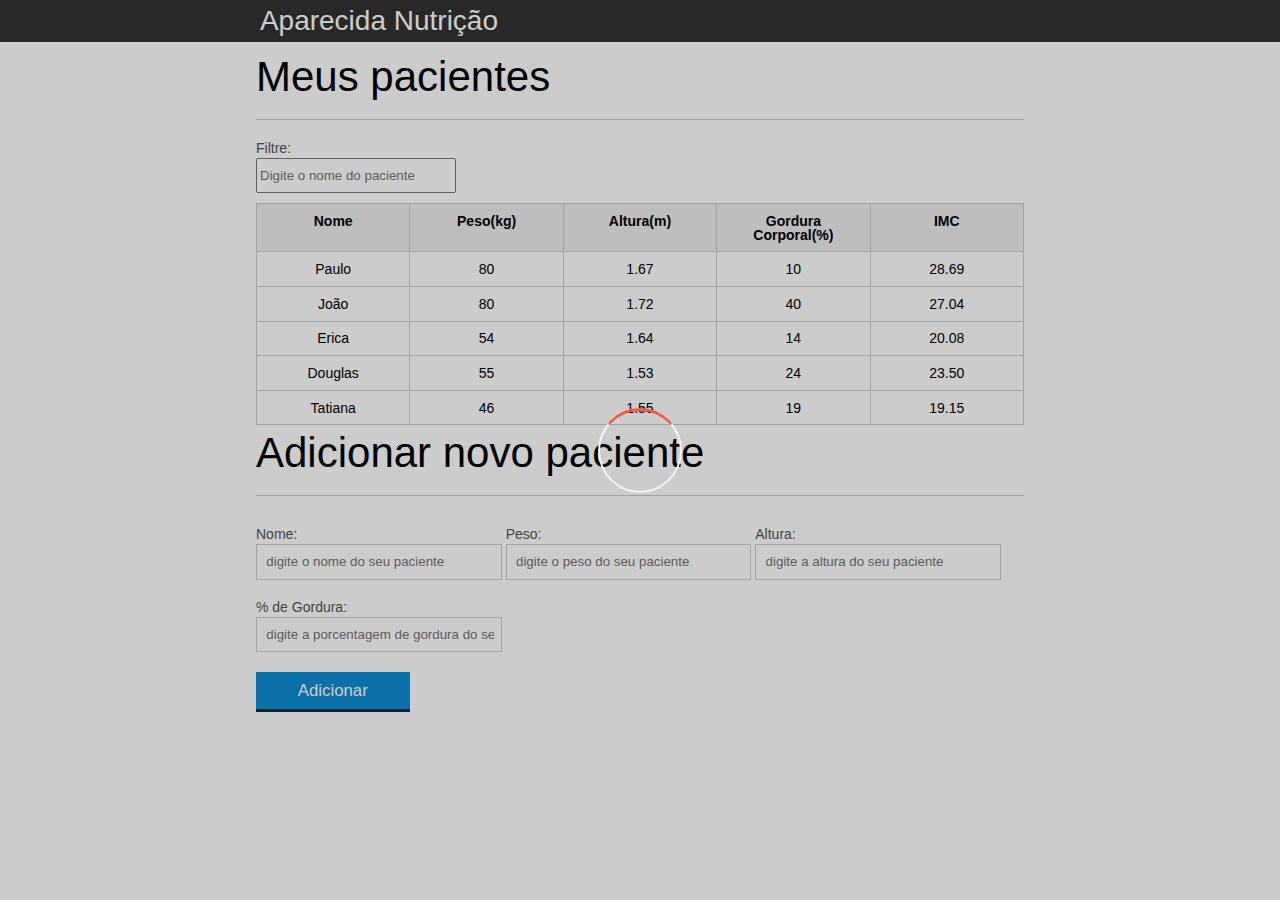
<file: aparecida-nutrição/index.html>
<!DOCTYPE html>
<html lang="pt-br">
	<head>
		<meta charset="UTF-8">
		<title>Aparecida Nutrição</title>
		<link rel="icon" href="favicon.ico" type="image/x-icon">
		<link rel="stylesheet" type="text/css" href="css/reset.css">
		<link rel="stylesheet" type="text/css" href="css/index.css">

	</head>
	<body>

		<header>
			<div class="container">
				<h1>Aparecida Nutrição</h1>
			</div>
		</header>
		<main>
			<section class="container">
				<div class="spinner"></div>
				<h2>Meus pacientes</h2>
				<label for="filtrar-tabela">Filtre:</label>
    			<input type="text" name="filtro" id="filtrar-tabela" placeholder="Digite o nome do paciente">
				<table class="tabela-pacientes">
					<thead>
						<tr>
							<th>Nome</th>
							<th>Peso(kg)</th>
							<th>Altura(m)</th>
							<th>Gordura Corporal(%)</th>
							<th>IMC</th>
						</tr>
					</thead>
					<tbody id="tabela-pacientes">
						<tr class="paciente" >
							<td class="info-nome">Paulo</td>
							<td class="info-peso">80</td>
							<td class="info-altura">1.67</td>
							<td class="info-gordura">10</td>
							<td class="info-imc">0</td>
						</tr>

						<tr class="paciente" >
							<td class="info-nome">João</td>
							<td class="info-peso">80</td>
							<td class="info-altura">1.72</td>
							<td class="info-gordura">40</td>
							<td class="info-imc">0</td>
						</tr>

						<tr class="paciente" >
							<td class="info-nome">Erica</td>
							<td class="info-peso">54</td>
							<td class="info-altura">1.64</td>
							<td class="info-gordura">14</td>
							<td class="info-imc">0</td>
						</tr>

						<tr class="paciente">
							<td class="info-nome">Douglas</td>
							<td class="info-peso">55</td>
							<td class="info-altura">1.53</td>
							<td class="info-gordura">24</td>
							<td class="info-imc">0</td>
						</tr>
						<tr class="paciente" >
							<td class="info-nome">Tatiana</td>
							<td class="info-peso">46</td>
							<td class="info-altura">1.55</td>
							<td class="info-gordura">19</td>
							<td class="info-imc">0</td>
						</tr>
					</tbody>
				</table>

			</section>
		</main>
	
		<section class="container">
			<h2 id="titulo-form">Adicionar novo paciente</h2>
			<ul class="mensagens-erro"></ul>
			<form class="form-adicionar">
				<div class="grupo">
					<label for="nome">Nome:</label>
					<input id="nome" name="nome" type="text" placeholder="digite o nome do seu paciente" class="campo">
				</div>
				<div class="grupo">
					<label for="peso">Peso:</label>
					<input id="peso" name="peso" type="text" placeholder="digite o peso do seu paciente" class="campo campo-medio">
				</div>
				<div class="grupo">
					<label for="altura">Altura:</label>
					<input id="altura" name="altura" type="text" placeholder="digite a altura do seu paciente" class="campo campo-medio">
				</div>
				<div class="grupo">
					<label for="gordura">% de Gordura:</label>
					<input id="gordura" type="text" placeholder="digite a porcentagem de gordura do seu paciente" class="campo campo-medio">
				</div>
		
				<button id="adicionar-paciente" class="botao bto-principal">Adicionar</button>
			</form>
		</section>
		<script src="./js/calcula-imc.js"></script>
		<script src="./js/form.js"></script>
		<script src="./js/remover-paciente.js"></script>
		<script src="./js/filtrar-tabela.js"></script>
		<script src="./js/busca-pacientes.js"></script>
	</body>
</html>
</file>
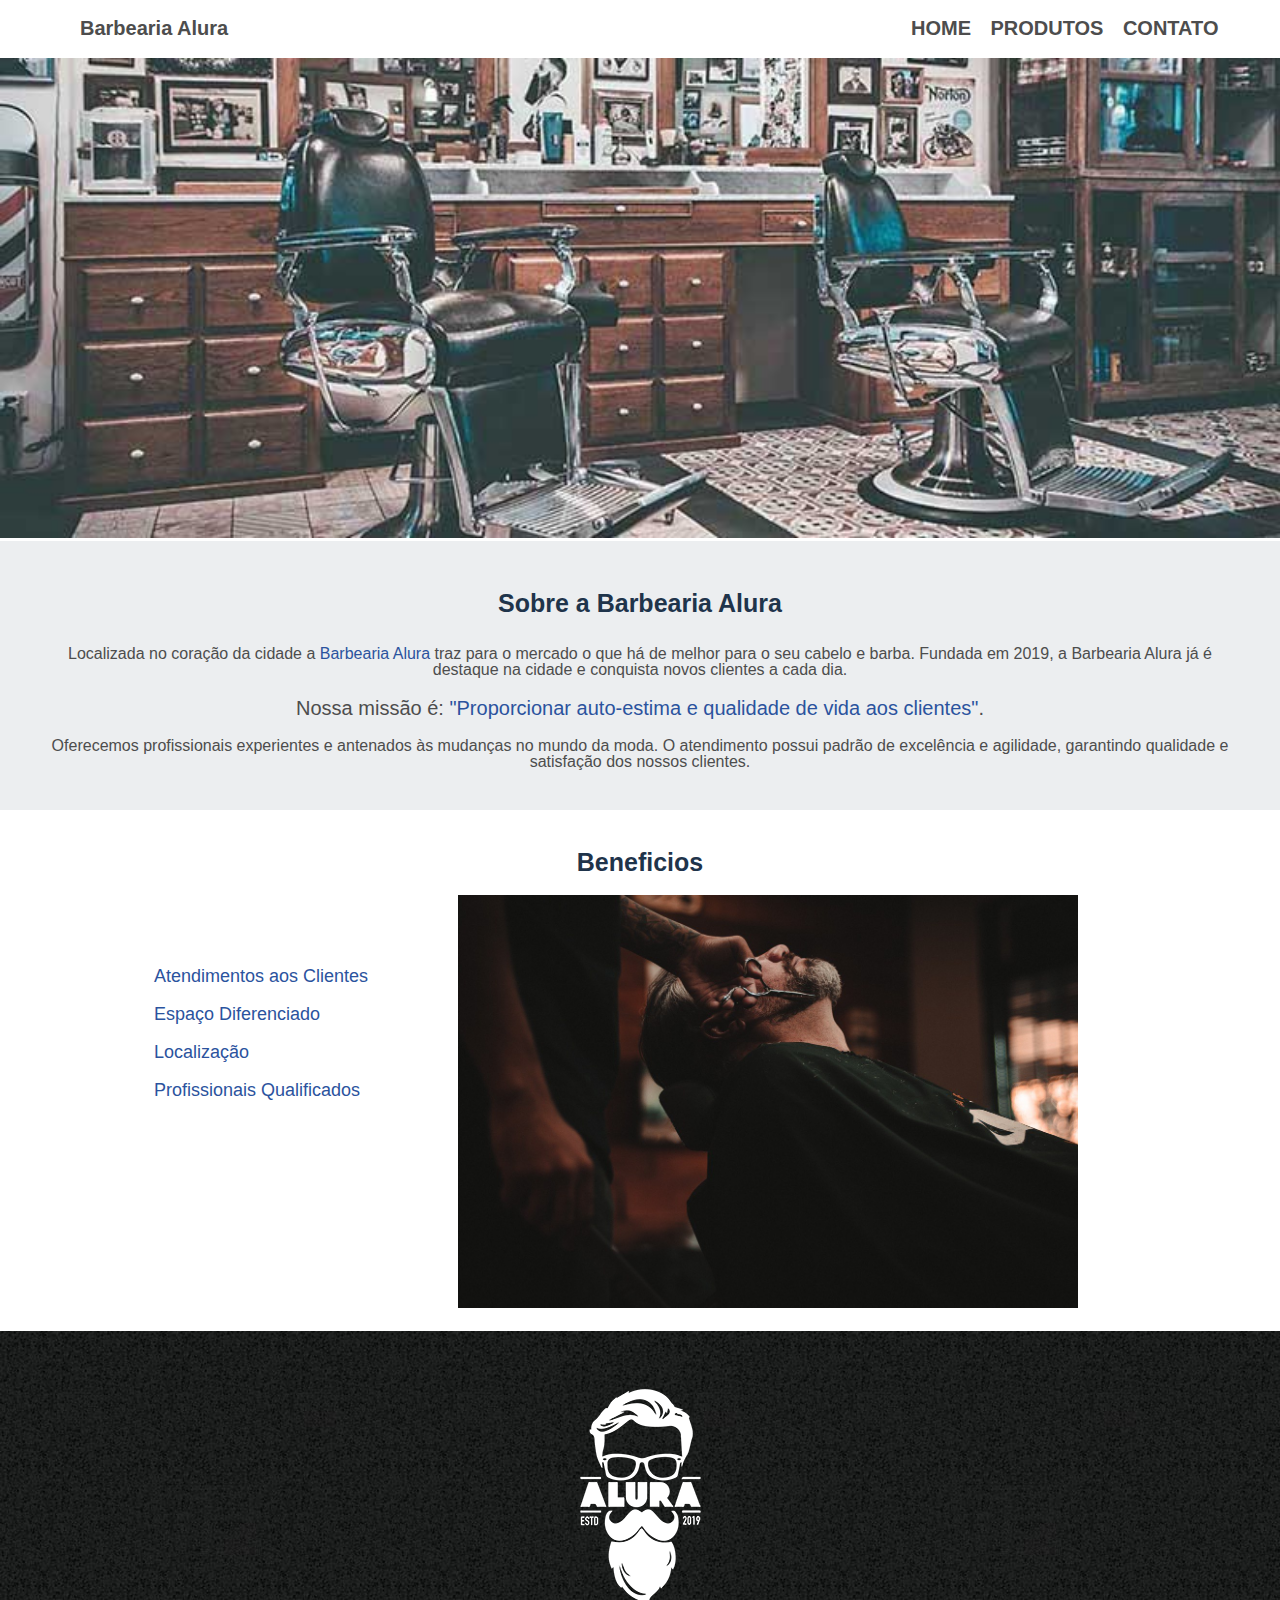
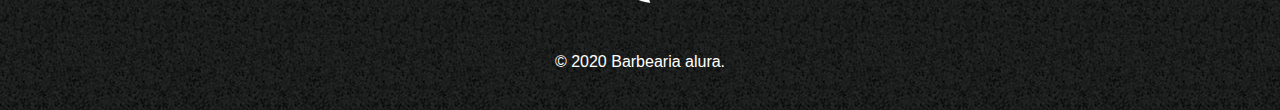
<file: barbearia alura/index.html>
<!DOCTYPE html>
<html lang="pt-BR">
<head>
    <meta charset="UTF-8">
    <meta name="viewport" content="width=device-width, initial-scale=1.0">
    <title>Barbearia alura</title>
    <link rel="stylesheet" href="./css/reset.css">
    <link rel="stylesheet" href="./css/base.css">
    <link rel="stylesheet" href="./css/header.css">
    <link rel="stylesheet" href="./css/footer.css">
    <link rel="stylesheet" href="./css/estilo-home.css">
</head>

<body>

    <header>
        <h1 class="titulo-barbearia">Barbearia Alura</h1>

        <nav>
            <ul>
                <li><a href="./">Home</a></li>
                <li><a href="./produtos.html">Produtos</a></li>
                <li><a href="./contato.html">Contato</a></li>
            </ul>
        </nav>
    </header>
    <img class="banner-sobre" src="./img/banner.jpg" alt="Banner da barbearia alura">

    <div class="sobre">
        <h2 class="titulo-sobre">Sobre a Barbearia Alura</h2>

        <p>Localizada no coração da cidade a <strong>Barbearia Alura</strong> traz para o mercado o que há de melhor para o seu cabelo e barba. 
        Fundada em 2019, a Barbearia Alura já é destaque na cidade e conquista novos clientes a cada dia.</p>
        
        <p class="missao"><em>Nossa missão é: <strong>"Proporcionar auto-estima e qualidade de vida aos clientes"</strong>.</em></p>
        
        <p>Oferecemos profissionais experientes e antenados às mudanças no mundo da moda. 
        O atendimento possui padrão de excelência e agilidade, garantindo qualidade e satisfação dos nossos clientes.</p>    
    </div>

    <div class="beneficio">
        <h3 class="titulo-beneficios">Beneficios</h3>

        <ul>
            <li class="itens">Atendimentos aos Clientes</li>
            <li class="itens">Espaço Diferenciado</li>
            <li class="itens">Localização</li>
            <li class="itens">Profissionais Qualificados</li>
        </ul>
        <img class="banner-beneficio" src="./img/beneficios.jpg" alt="">
        
    </div>

    <footer>
        <img src="./img/logo-branco.png" alt="Logo da barbearia alura">
        <p>&copy 2020 Barbearia alura.</p>
    </footer>
</body>
</html>
</file>
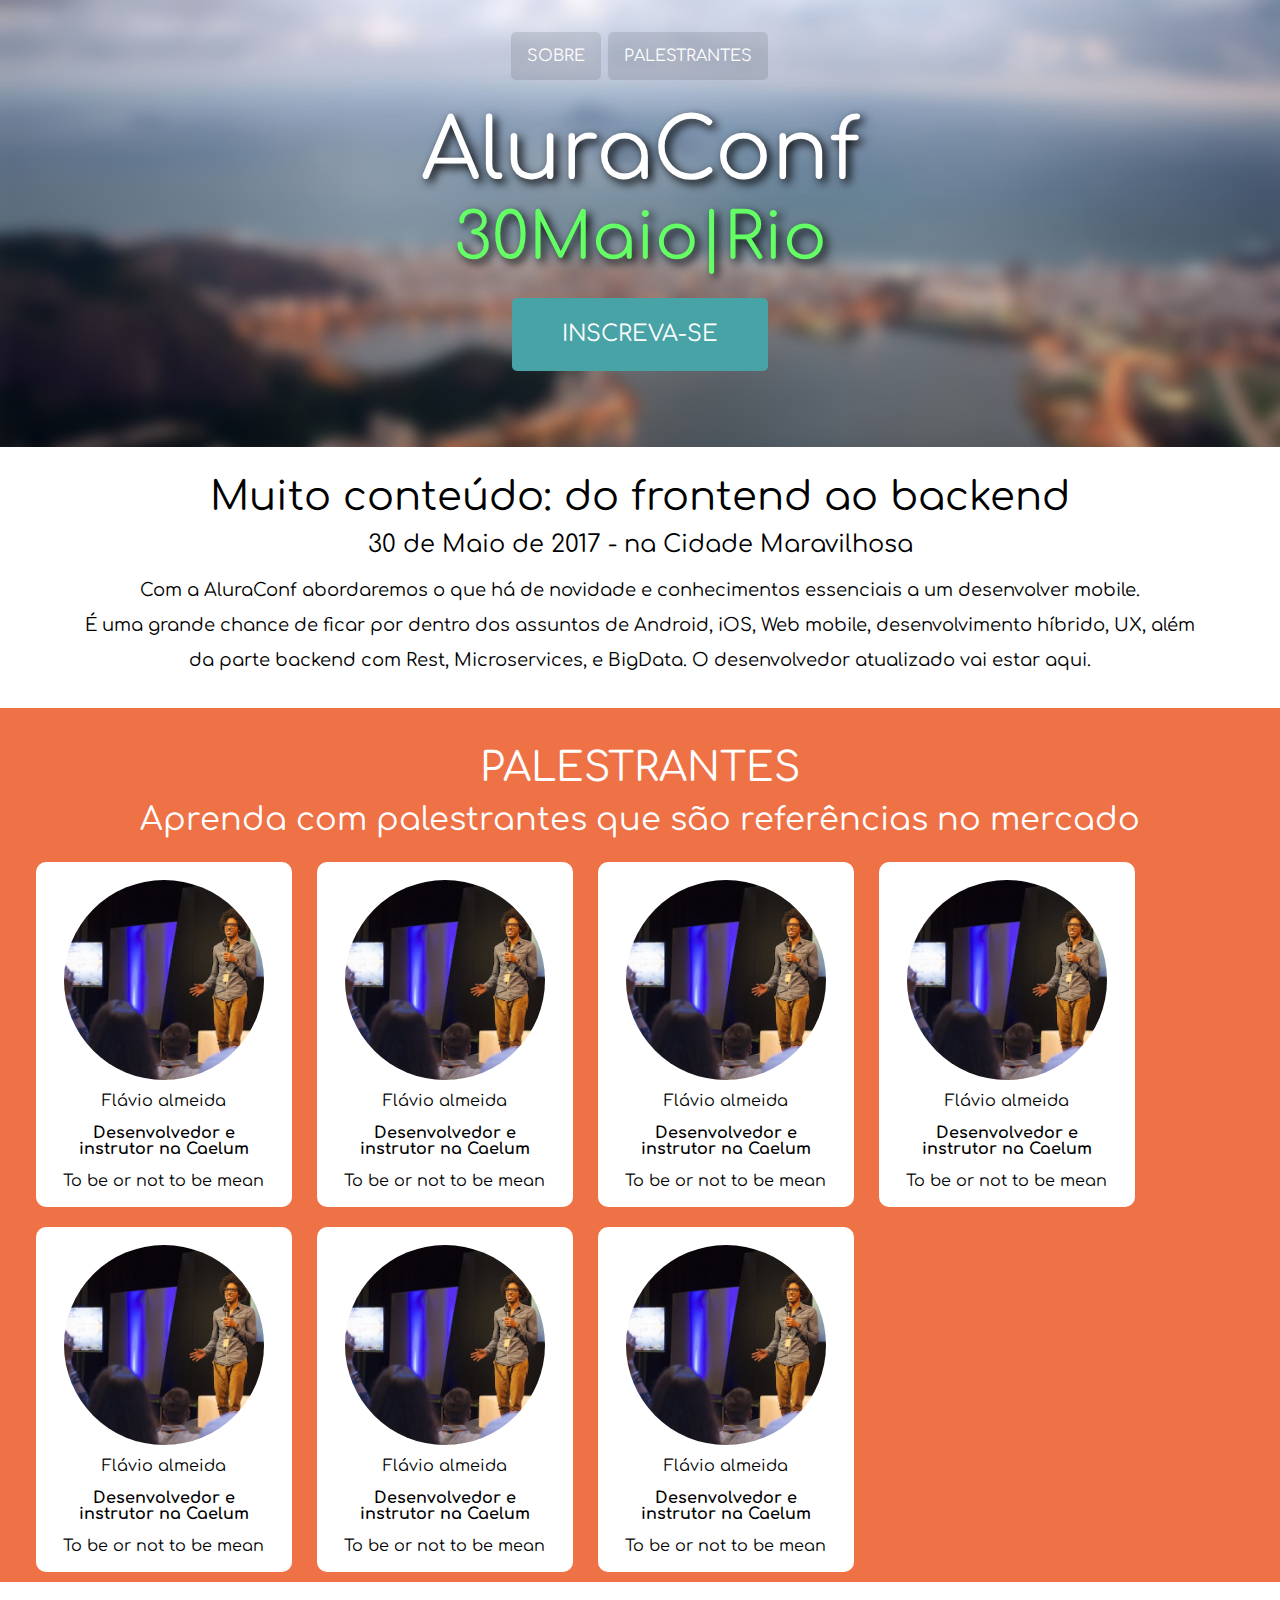
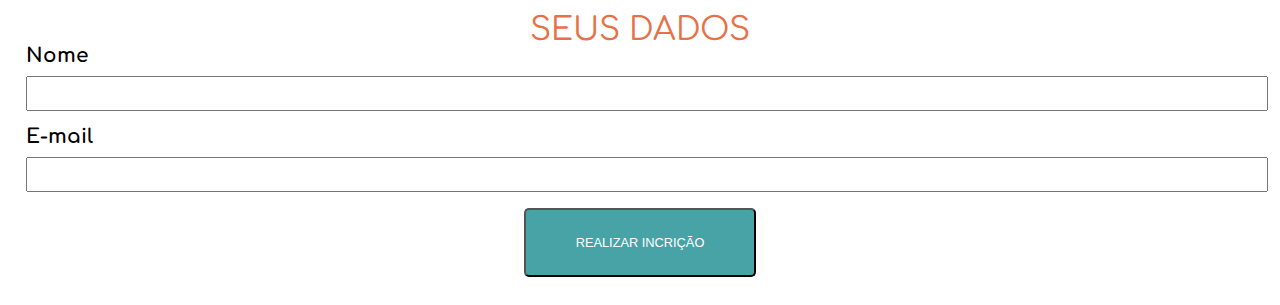
<file: projeto-de-conclusao/index.html>
<!DOCTYPE html>
<html lang="pt-br">
<head>
    <meta charset="UTF-8">
    <meta name="viewport" content="width=device-width, initial-scale=1.0">
    <link rel="preconnect" href="https://fonts.gstatic.com">
<link href="https://fonts.googleapis.com/css2?family=Comfortaa:wght@500&display=swap" rel="stylesheet">
    <title>Alura conf</title>
    <link rel="stylesheet" href="css/reset.css">
    <link rel="stylesheet" href="css/base.css">
    <link rel="stylesheet" href="css/header.css">
    <link rel="stylesheet" href="css/about.css">
    <link rel="stylesheet" href="css/speakers.css">
    <link rel="stylesheet" href="css/form.css">

</head>
<body>
    <header class="header">
        <nav class="main-menu">
            <ul>
                <li class="menu-item"><a href="#panel-about">Sobre</a></li>
                <li class="menu-item"><a href="#panel-speakers">Palestrantes</a></li>
            </ul>
        </nav>

        <div class="jumbotron">
            <section class="panel-main">
                <h1 class="title">AluraConf</h1>
                <h2 class="subtitle">30Maio|Rio</h2>
            </section>

            <section class="panel-subscribe">
                <a class="button" href="#panel-form">Inscreva-se</a>
            </section>
        </div>
    </header>

    <section id="panel-about" class="panel-about">
        <div class="container">
            <h2 class="title">Muito conteúdo: do frontend ao backend</h2>
            <h3 class="subtitle">30 de Maio de 2017 - na Cidade Maravilhosa</h3>
            
            <div class="about-description container">
                <p>
                    Com a AluraConf abordaremos o que há de novidade e conhecimentos essenciais a um desenvolver mobile.
                </p>
                <p>
                    É uma grande chance de ficar por dentro dos assuntos de Android, iOS, Web mobile, desenvolvimento híbrido, UX, além da
                    parte backend com Rest, Microservices, e BigData. O desenvolvedor atualizado vai estar aqui.
                </p>
            </div>
        </div>
    
    </section>

    <section id="panel-speakers" class="panel-speakers">

        <div class="about-speakers">
            <h1 class="title">PALESTRANTES</h1>
            <h3 class="subtitle">Aprenda com palestrantes que são referências no mercado</h3>
        </div>
        <div class="container">

            <ul class="speakers">
                <li class="speaker">
                    <figure>
                        <img src="palestrantes/palestrante.jpg" alt="Foto do palestrante">
                        <figcaption class="speaker-name">Flávio almeida</figcaption>
                        <p class="speaker-bio">Desenvolvedor e instrutor na Caelum</p>
                </figure>
                <p class="speaker-speach">To be or not to be mean</p>
            </li>
        </ul>
        <ul class="speakers">
            <li class="speaker">
                <figure>
                    <img src="palestrantes/palestrante.jpg" alt="Foto do palestrante">
                    <figcaption class="speaker-name">Flávio almeida</figcaption>
                    <p class="speaker-bio">Desenvolvedor e instrutor na Caelum</p>
                </figure>
                <p class="speaker-speach">To be or not to be mean</p>
            </li>
        </ul>
        <ul class="speakers">
            <li class="speaker">
                <figure>
                    <img src="palestrantes/palestrante.jpg" alt="Foto do palestrante">
                    <figcaption class="speaker-name">Flávio almeida</figcaption>
                    <p class="speaker-bio">Desenvolvedor e instrutor na Caelum</p>
                </figure>
                <p class="speaker-speach">To be or not to be mean</p>
            </li>
        </ul>
        <ul class="speakers">
            <li class="speaker">
                <figure>
                    <img src="palestrantes/palestrante.jpg" alt="Foto do palestrante">
                    <figcaption class="speaker-name">Flávio almeida</figcaption>
                    <p class="speaker-bio">Desenvolvedor e instrutor na Caelum</p>
                </figure>
                <p class="speaker-speach">To be or not to be mean</p>
            </li>
        </ul>
        <ul class="speakers">
            <li class="speaker">
                <figure>
                    <img src="palestrantes/palestrante.jpg" alt="Foto do palestrante">
                    <figcaption class="speaker-name">Flávio almeida</figcaption>
                    <p class="speaker-bio">Desenvolvedor e instrutor na Caelum</p>
                </figure>
                <p class="speaker-speach">To be or not to be mean</p>
            </li>
        </ul>
        <ul class="speakers">
            <li class="speaker">
                <figure>
                    <img src="palestrantes/palestrante.jpg" alt="Foto do palestrante">
                    <figcaption class="speaker-name">Flávio almeida</figcaption>
                    <p class="speaker-bio">Desenvolvedor e instrutor na Caelum</p>
                </figure>
                <p class="speaker-speach">To be or not to be mean</p>
            </li>
        </ul>
        <ul class="speakers">
            <li class="speaker">
                <figure>
                    <img src="palestrantes/palestrante.jpg" alt="Foto do palestrante">
                    <figcaption class="speaker-name">Flávio almeida</figcaption>
                    <p class="speaker-bio">Desenvolvedor e instrutor na Caelum</p>
                </figure>
                <p class="speaker-speach">To be or not to be mean</p>
            </li>
        </ul>
    </div>
        
    </section>
    
    <section id="panel-form" class="panel-form">
        <div class="container">

            <h2 class="title">Seus dados</h2>
            <form action="">
                <div class="field">
                    <label>Nome</label>
                    <input class="field-input" type="text">
                </div>
                
                <div class="field">
                    <label>E-mail</label>
                    <input class="field-input" type="text">
                </div>
                
                <div class="button-place">
                    <button class="button">Realizar Incrição</button>
                </div>
            </form>
        </div>
    </section>

    <script src="js/index.js"></script>
</body>
</html>
</file>
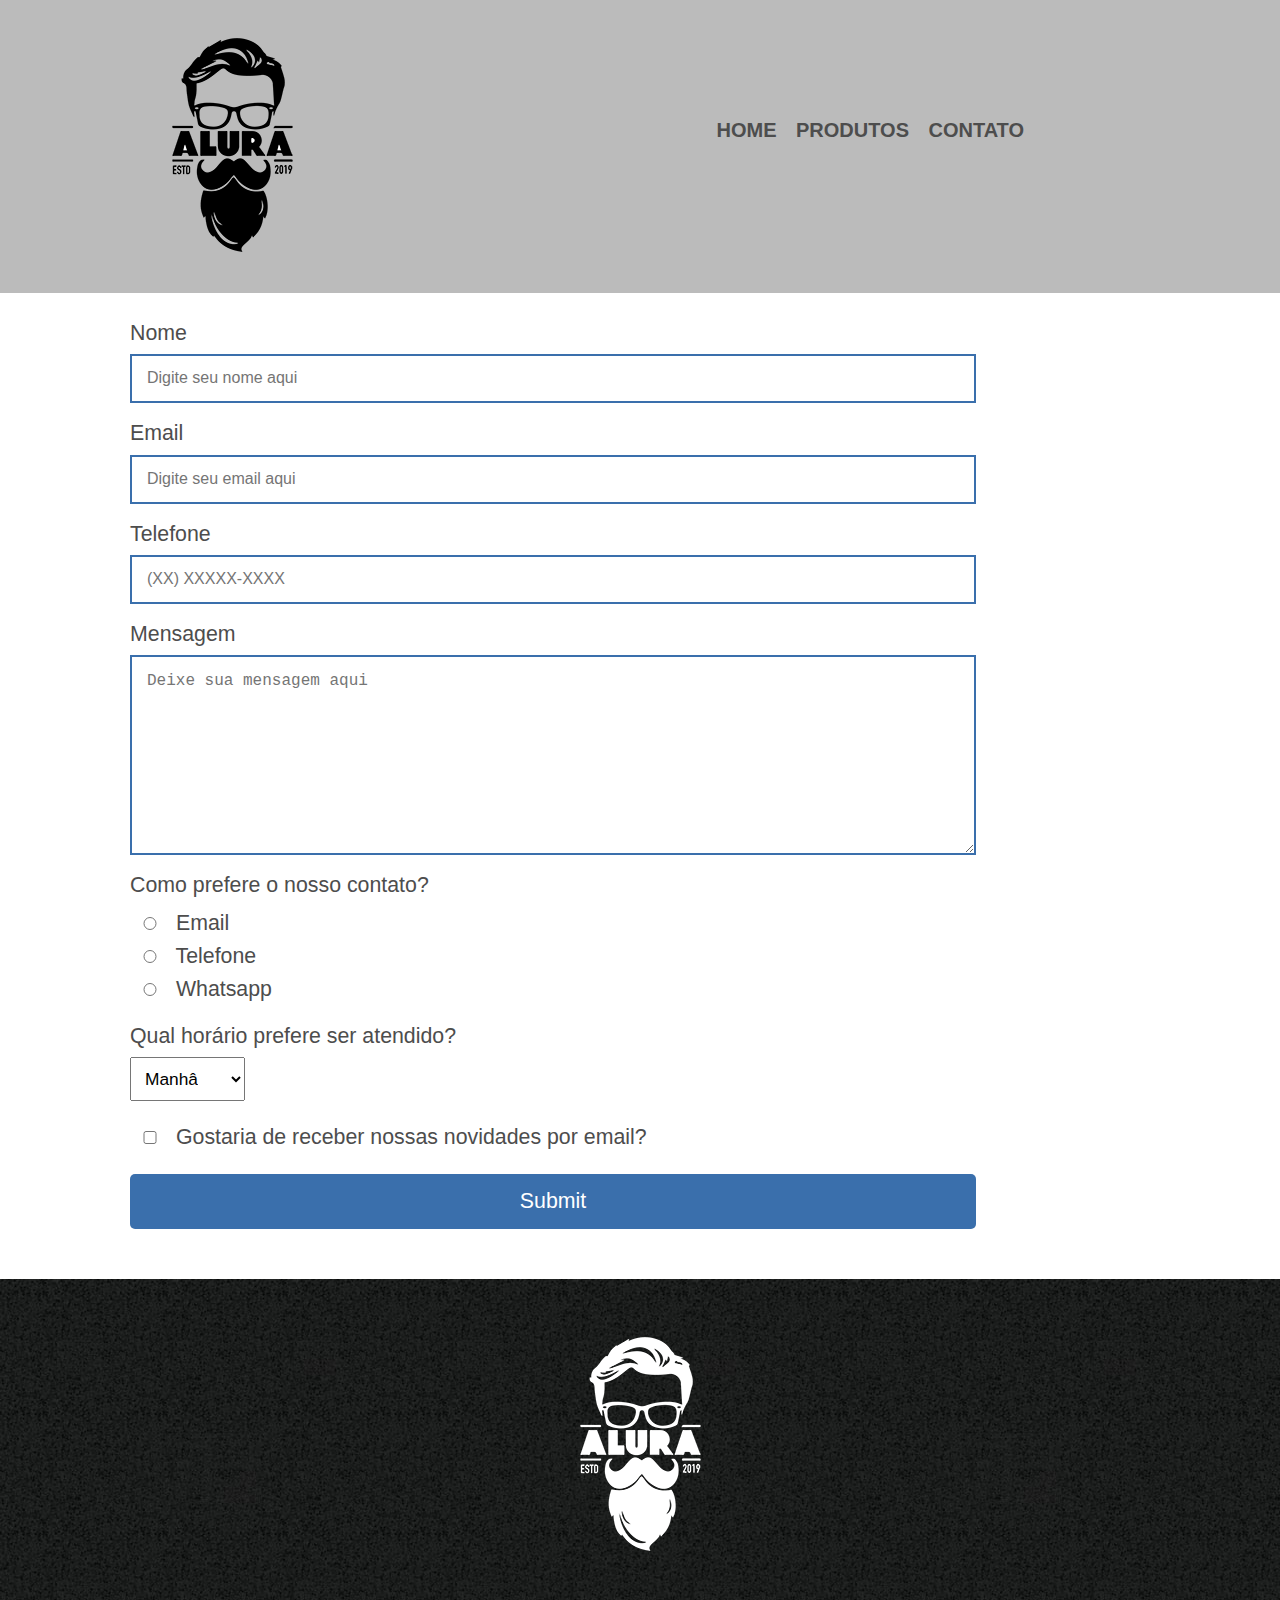
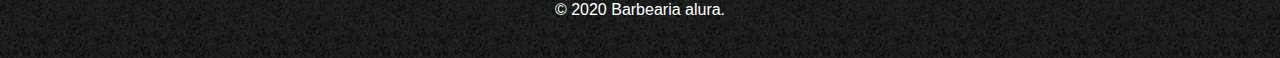
<file: barbearia alura/contato.html>
<!DOCTYPE html>
<html lang="pt-BR">
<head>
    <meta charset="UTF-8">
    <meta name="viewport" content="width=device-width, initial-scale=1.0">
    <title>Contato - Barbearia Alura</title>
    <link rel="stylesheet" href="./css/reset.css">
    <link rel="stylesheet" href="./css/base.css">
    <link rel="stylesheet" href="./css/header.css">
    <link rel="stylesheet" href="./css/footer.css">
    <link rel="stylesheet" href="./css/contato.css">
</head>
<body>
    <header>
        <h1>
            <img src="./img/logo.png" alt="Logo Barbearia alura">
        </h1>  
        
        <nav>
            <ul>
                <li><a href="./">Home</a></li>
                <li><a href="./produtos.html">Produtos</a></li>
                <li><a href="./contato.html">Contato</a></li>
            </ul>
        </nav>
    </header>

    <main id="contato">

        <form method="post">
            <label for="nome-sobrenome">Nome</label>
            <input type="text" id="nome-sobrenome" placeholder="Digite seu nome aqui">

            <label for="email">Email</label>
            <input type="email" id="email" placeholder="Digite seu email aqui">

            <label for="telefone">Telefone</label>
            <input type="tel" id="telefone" placeholder="(XX) XXXXX-XXXX">

            <label for="mensagem">Mensagem</label>
            <textarea id="mensagem" placeholder="Deixe sua mensagem aqui"></textarea>

            <div class="radio-contato">
                <p>Como prefere o nosso contato?</p>

                <label>
                    <input name="contato" id="radio-email" type="radio" value="email">
                    Email
                </label>

                <label for="radio-telefone">
                    <input name="contato" id="radio-telefone" type="radio" value="telefone">
                    Telefone
                </label>

                <label for="radio-whatsapp">
                    <input name="contato" id="radio-whatsapp" type="radio" value="whatsapp">
                    Whatsapp
                </label>
            </div>

            <div>
                <p>Qual horário prefere ser atendido?</p>
                <select name="horario">
                    <option value="Manha">Manhâ</option>
                    <option value="Tarde">Tarde</option>
                    <option value="Noite">Noite</option>
                </select>
            </div>


            <div class="checkbox-contato">
                <label>
                    <input type="checkbox">
                    Gostaria de receber nossas novidades por email?
                </label>
            </div>
            <input type="submit">

        </form>

    </main>

    <footer>
        <img src="./img/logo-branco.png" alt="Logo da barbearia alura">
        <p>&copy 2020 Barbearia alura.</p>
    </footer>
</body>
</html>
</file>
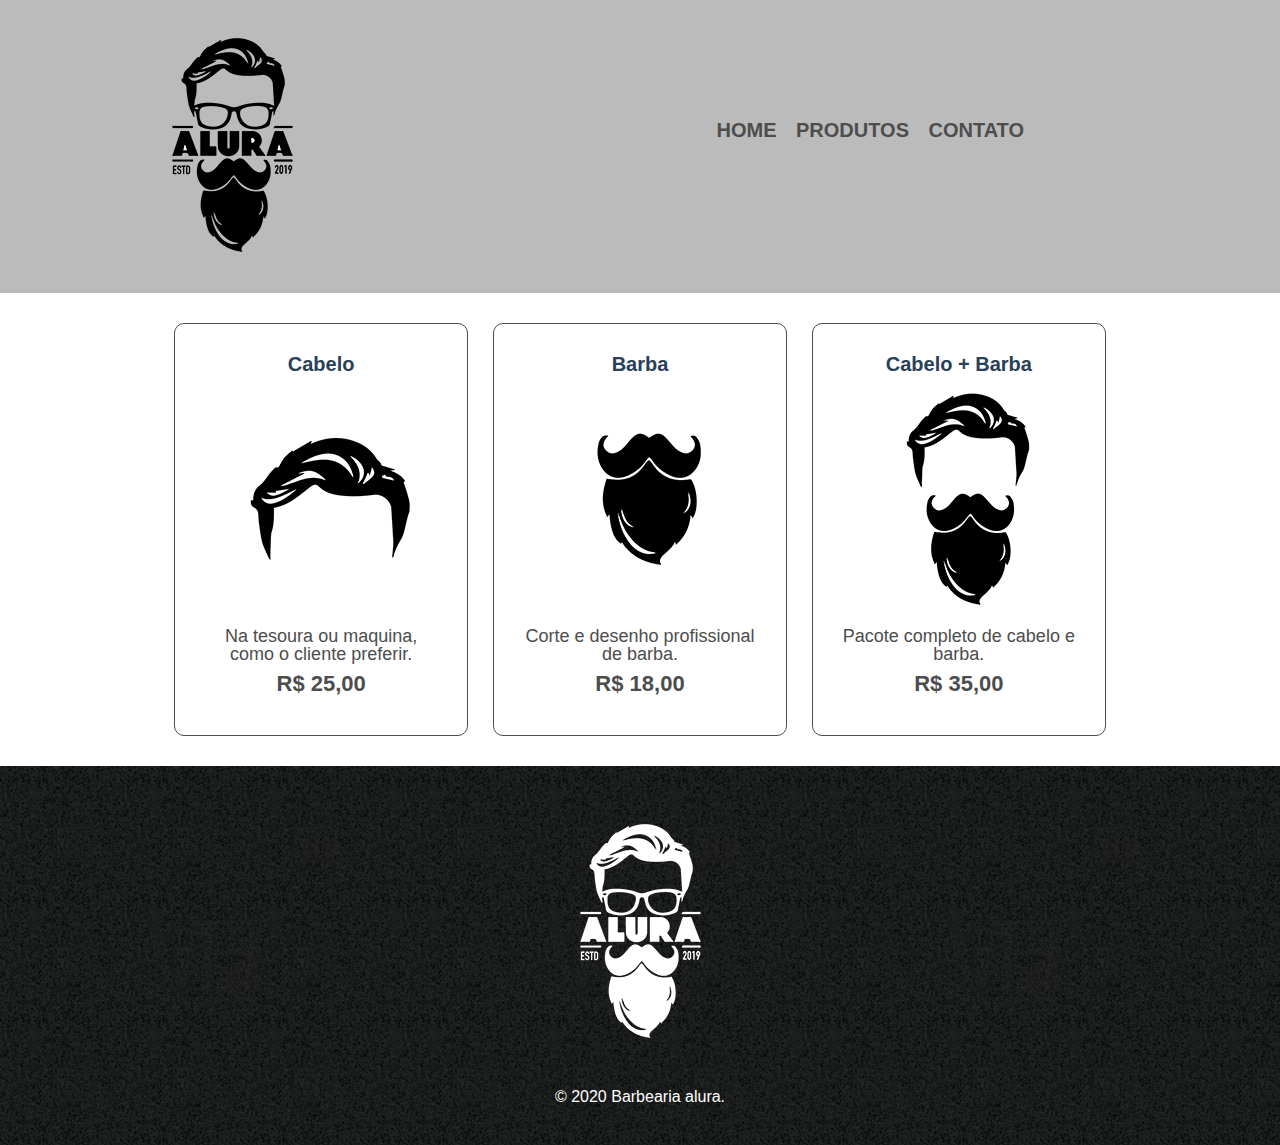
<file: barbearia alura/produtos.html>
<!DOCTYPE html>
<html lang="pt-BR">
<head>
    <meta charset="UTF-8">
    <meta name="viewport" content="width=device-width, initial-scale=1.0">
    <title>Produtos - Barbearia Alura</title>
    <link rel="stylesheet" href="./css/reset.css">
    <link rel="stylesheet" href="./css/base.css">
    <link rel="stylesheet" href="./css/header.css">
    <link rel="stylesheet" href="./css/footer.css">
    <link rel="stylesheet" href="./css/produtos.css">
</head>
<body>
    <header>
        <h1>
            <img src="./img/logo.png" alt="Logo Barbearia alura">
        </h1>

        
        
        <nav>
            <ul>
                <li><a href="./">Home</a></li>
                <li><a href="#produtos">Produtos</a></li>
                <li><a href="./contato.html">Contato</a></li>
            </ul>
        </nav>
    </header>

    <main id="produtos">

        <ul>
            <li>
                <h2>Cabelo</h2>
                <img src="./img/cabelo.jpg" alt="Imagem produto cabelo">
                <p>Na tesoura ou maquina, como o cliente preferir.</p>
                <p class="preco-produto">R$ 25,00</p>
            </li>
            <li>
                <h2>Barba</h2>
                <img src="./img/barba.jpg" alt="Imagem produto barba">
                <p>Corte e desenho profissional de barba.</p>
                <p class="preco-produto">R$ 18,00</p>
            </li>
            <li>
                <h2>Cabelo + Barba</h2>
                <img src="./img/cabelo+barba.jpg" alt="Imagem produto barba mais cabelo">
                <p>Pacote completo de cabelo e barba.</p>
                <p class="preco-produto">R$ 35,00</p>
            </li>
        </ul>
    </main>

    <footer>
        <img src="./img/logo-branco.png" alt="Logo da barbearia alura">
        <p>&copy 2020 Barbearia alura.</p>
    </footer>
</body>
</html>
</file>
<file: aparecida-nutrição/css/index.css>
*{
	box-sizing: border-box;
 }

body{
	font-family: "Helvetica Neue", "Helvetica", Helvetica, Arial, sans-serif;
	font-size: 14px;
}

header{
	background-color: #333;
	height: 3em;
	color: #FFF;
	margin-bottom: 1em;
}

header h1{
	font-size: 2em;
	display:inline-block;
	vertical-align:	middle;
}
header h2{
	font-size: 2em;
	display:inline-block;
	vertical-align:	middle;
}

header .container:before{
	content: '';
	display:inline-block;
	height: 100%;
	vertical-align:	middle;
}

.container{
	width: 60%;
	height: 100%;
	margin: 0 auto;
}

section{
	margin: 2em 0;
	overflow: hidden;
}

section h2{
	font-size: 3em;
	display: block;
	padding-bottom: .5em;
	border-bottom: 1px solid #ccc;
	margin-bottom: .5em;
}

table{
	width: 100%;
	margin-bottom : .5em;
    table-layout: fixed;

}

td, th {
	padding: .7em;
	margin: 0;
	border: 1px solid #ccc;
	text-align: center;
}

th{
	font-weight: bold;
	background-color: #EEE;
}

label{
	color: #555;
	display: block;
	margin-bottom: .2em;
}

.campo{
	margin: 0;
	padding-bottom: 1em;
	width: 100%;
	border: 1px solid #ccc;
	padding: .7em;
	width: 100%;
}

.campo-medio{
	display: inline-block;
	padding-right: .5em;
}

.grupo{
	width: 32%;
	display: inline-block;
	padding: 10px 0px;
}

button{
	padding: .5em 2em;
	border: 0;
	border-bottom: 3px solid;
	font-size: 1.2em;
	cursor: pointer;
	margin: 0;
	margin-top: -3px;
	color: #fff;
	background-color:#0c8cd3;
	border-color: #04324c;
	width: 20%;
    display: block;
    clear: both;
    margin: 10px 0px;

}

button:active{
	margin-top:0px;
	border: 0;
}

button[disabled=disabled], button:disabled {
    background-color: gray;
	border-color: darkgray;

}

.adicionar-paciente{
    margin-top: 30px;
}

.campo-invalido{
	border: 1px solid red;
}

.paciente-invalido{
	background-color: #f15353;
	color: #fff;
}

.mensagens-erro{
	color: #f15353;
	font-size: 16pt;
}

.fade-out{
	opacity: 0;
	transition: .5s;
}

#filtrar-tabela {
    width: 200px;
    height: 35px;
    margin-bottom: 10px;
}

.hide{
	display: none;
}

.spinner:not([hidden]) {
	position: fixed;
	top: 0;
	left: 0;
	right: 0;
	bottom: 0;
	display: flex;
	justify-content: center;
	align-items: center;
	background-color: rgba(0, 0, 0, 0.2);
  }
  
  .spinner::after {
	content: "";
	width: 80px;
	height: 80px;
	border: 2px solid #f3f3f3;
	border-top: 3px solid #f25a41;
	border-radius: 100%;
	will-change: transform;
	animation: spin 1s infinite linear
  }
  
  @keyframes spin {
	from {
	  transform: rotate(0deg);
	}
	to {
	  transform: rotate(360deg);
	}
  }
</file>
<file: barbearia alura/css/base.css>
body{
    font-family: sans-serif;
    color: #4d4d4d;
}
</file>
<file: barbearia alura/css/header.css>
header{
    padding: 20px;
    background-color: #bbb;
}

header img{
    margin-left: 10%;
}

nav{
    list-style: none;
    position: absolute;
    top: 120px;
    right: 20%;
}

nav li{
    display: inline-block;
    margin-left: 15px;
}

nav a{
    text-transform: uppercase;
    color: #4d4d4d;
    text-decoration: none;
    font-weight: bold;
    font-size: 20px;
}

nav a:hover{
    color: #fd7045;
}

main{
    margin: 30px 0;
}
</file>
<file: barbearia alura/css/footer.css>
footer{
    background-image: url(../img/bg.jpg);
    text-align: center;
    padding: 40px 0;
}

footer p{
    color: #fff;
    margin-top: 30px;
}
</file>
<file: barbearia alura/css/estilo-home.css>
header{
    padding: 0px;
    color: #4d4d4d;
    background-color: #fff;
}

header .titulo-barbearia{
    margin-left: 80px;
    margin-top: 18px;
    font-weight: bold;
    font-size: 20px;
}

header nav{
    position: relative;
    top: -20px;
    right: -70%;
}

.sobre {
    background-color: #eceef0;
    padding: 30px;
}

.banner-sobre, .banner-beneficios{
    width: 100%;
    margin: 0;
}

.titulo-sobre, .titulo-beneficios{
    color: #1f344b;
    padding: 20px;
}

.sobre p{
    padding: 10px;
}
.titulo-sobre, .titulo-beneficios{
    font-size: 25px;
    font-weight: bold;
}

p, .titulo-sobre, .titulo-beneficios{
    text-align: center;
}

strong{
    color: #2b539e;
}

.missao{
    font-size: 20px;
}

.beneficio{
    display: inline-block;
    padding: 20px;
}

.beneficio ul{
    list-style: none;
    display: inline-block;
    vertical-align: top;
    width: 20%;
    margin: 5% 5% 0 10% ;
}

.beneficio .banner-beneficio{
    width: 50%;
}

.beneficio ul li{
    padding: 10px;
    color: #2b539e;
    font-size: 18px;
}
</file>
<file: projeto-de-conclusao/css/base.css>
body{
    font-family: 'Comfortaa', cursive;
}

.container{
    width: 96%;
    margin: 0 auto;
}   

.button{
    display: inline-block;
    border-radius: 5px;
    color: #fff;
    text-decoration: none;
    padding: 25px 50px;
    background-color: #48a3a6;
    font-size: .8em;
    text-transform: uppercase;
}
</file>
<file: projeto-de-conclusao/css/header.css>
.header{
    background-image: url(../img/destaque.jpeg);
    background-repeat: no-repeat;
    background-size: cover;
    background-position: 100% 0;
    padding: 32px;
}

header .main-menu{
    text-align: center;
}

.header .menu-item { 
    margin: 0px 2px 30px 0;
    display: inline-block;
    transition: background-color 0.5s;
    border-radius: 5px;
    color: #fff;
    background-color: rgba(0, 0, 0, .1);
}
.header .menu-item a{
    cursor: pointer;
    padding: 16px;
    display: inline-block;
    color: inherit;
    text-decoration: none;
    text-transform: uppercase;
}

.header .menu-item:hover{
    background-color: #46989d;
}

.header .jumbotron{
    text-align: center;
    color: #fff;
    text-decoration: uppercase;
    padding: 0 0 44px 0;
}

.header .jumbotron .title{
    text-shadow: 4px 4px 10px #000;
    font-size: 3em;
}
.header .jumbotron .subtitle{
    text-shadow: 4px 4px 10px #000;
    font-size: 2.3em;
    color: #64ff64;
    margin-top: 12px;
}

.header .jumbotron .panel-subscribe{
    margin-top: 28px;
}

@media (min-width: 650px){
    .header .jumbotron {
        font-size: 28px;
    }
}
</file>
<file: projeto-de-conclusao/css/about.css>
.panel-about{
    text-align: center;
    margin: 30px;
}

.panel-about .title{
    font-size: 40px;
    margin-bottom: 16px;
}

.panel-about .subtitle{
    font-size: 24px;
    margin-bottom: 16px;
}

.panel-about .about-description{
    font-size: 18px;
    line-height: 35px;
}
</file>
<file: projeto-de-conclusao/css/speakers.css>
.panel-speakers {
    padding-top: 40px;
    background-color: #ef7247;
}

.panel-speakers .about-speakers{
    text-align: center;
}

.panel-speakers .title{
    color: #ffffff;
    font-size: 40px;
    margin-bottom: 16px;
}


.panel-speakers .subtitle{
    color: #ffffff;
    font-size: 32px;
    margin-bottom: 16px;
}


.panel-speakers .speakers{
    margin: 10px;
    vertical-align: top;
    display: inline-block;
}

.panel-speakers .speaker{   
    background-color: #fff;
    padding: 18px;
    border-radius: 10px;
    width: 220px;     
    text-align: center;  
}

.panel-speakers img{
    width: 200px;
    height: 200px;
    border-radius: 50%;
    object-fit: cover;
}

.panel-speakers .speaker-name{
    margin-top: 10px;
}

.panel-speakers .speaker-bio{
    margin: 16px 0;
    font-weight: bold;
}
</file>
<file: projeto-de-conclusao/css/form.css>
.panel-form{
    margin-top: 32px;
}

.panel-form .title{
    font-size: 32px;
    color: #e77247;
    text-align: center;
    text-transform: uppercase;
}

.field {
    margin-bottom: 16px;
}

.panel-form .field label{
    display: block;
    font-size: 20px;
    margin-bottom: 10px;
    font-weight: bold;
}

.panel-form .field-input{
    width: 100%;
    padding: 5px;
    font-size: 18px;
}

.panel-form .button-place{
    margin-bottom: 28px;
    text-align: center;
}
</file>
<file: barbearia alura/css/contato.css>
main{
    width: 940px;
    margin: 0 100px; 
    padding: 30px;
}

label{
    font-size: 16pt;
}

input, textarea{
    border: #3a6fac 2px solid;
    outline: none;
    display: block;
    width: 100%;
    padding: 15px;
    margin: 10px 0 20px 0;
    width: 90%;
    box-sizing: border-box;
}

textarea{
    height: 200px;
}

input[type="submit"]{
    background-color: #3a6fac;
    border: 0;
    color: #fff;
    border-radius: 5px;
    font-size: 16pt;
}

input[type="submit"]:hover{
    background-color: #244974;
}

input::placeholder, textarea::placeholder{
    font-size: 12pt;
}

form p{
    margin:20px 0 10px 0;
    font-size: 16pt;
}

.radio-contato label{
    display: block;
}

.radio-contato input[type="radio"],
input[type="checkbox"]{
    display: inline-block;
    width: 20px;
    margin: 10px;
}

.checkbox-contato{
    margin: 20px 0;
}

form select{
    padding: 10px 30px 10px 10px;
    font-size: 13pt;
}
</file>
<file: barbearia alura/css/produtos.css>
body{
    font-family: sans-serif;
}

main ul{
    text-align: center;
}
main li{
    display: inline-block;
    border: 1px solid #4d4d4d;
    border-radius: 10px;
    text-align: center;
    margin: 0 10px;
    width: 23%;
    padding: 30px 30px;
    vertical-align: top;
    box-sizing: border-box;
}

main ul h2{
    font-weight: bold;
    color: #2a4057;
    font-size: 20px;
}

main ul p{
    font-size: 18px;
    color: #4d4d4d
}

.preco-produto{
    margin: 10px;
    font-size: 22px;
    font-weight: bold;
}
main li:hover{
    border: 1px solid #fd7045;
}
</file>
